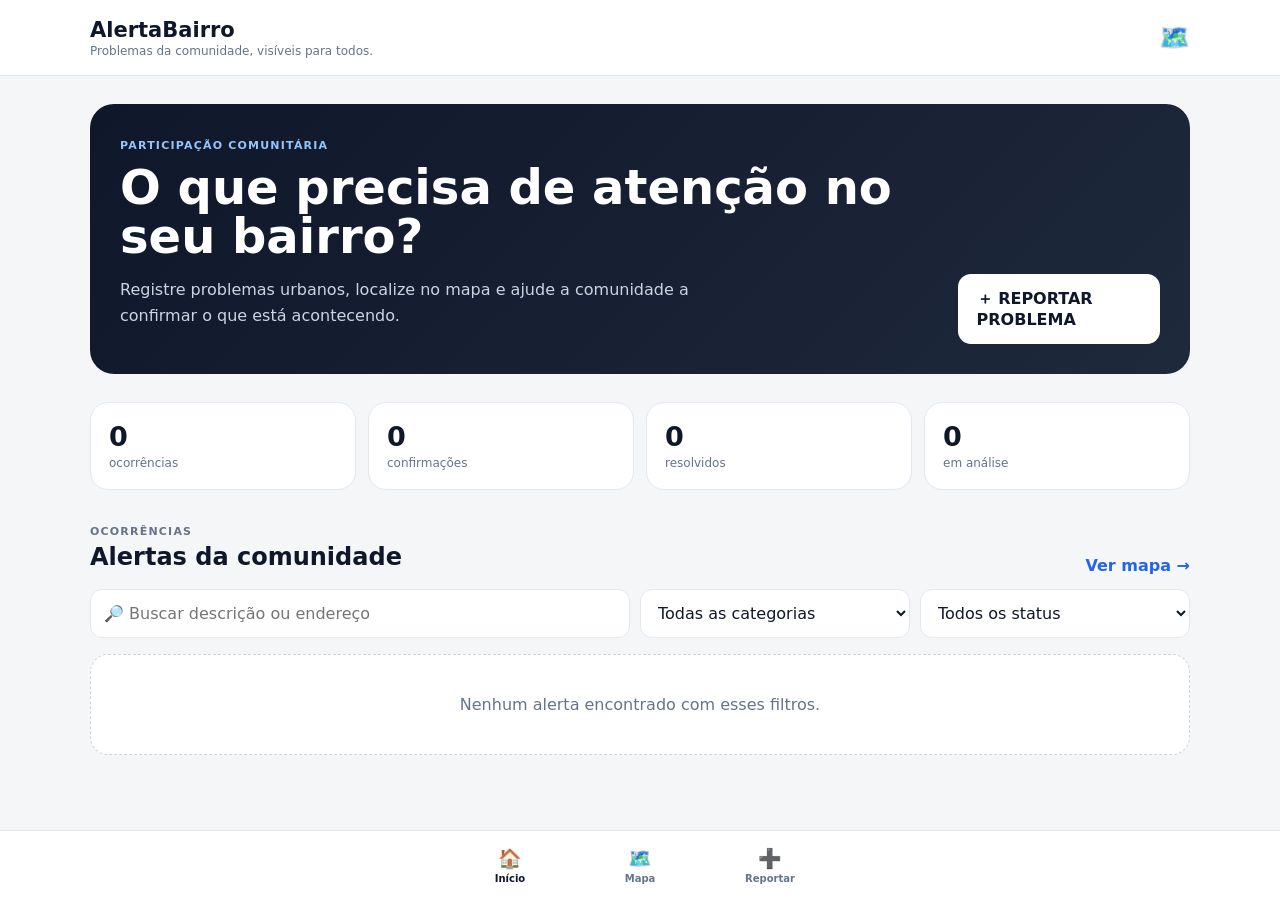
<file: index.html>
<!DOCTYPE html>
<html lang="pt-BR">
<head>
  <meta charset="UTF-8">
  <meta name="viewport" content="width=device-width, initial-scale=1.0">
  <meta name="theme-color" content="#0f172a">
  <title>AlertaBairro</title>
  <link rel="stylesheet" href="style.css">
</head>
<body data-pagina="home">
  <header class="topbar">
    <div>
      <strong class="brand">AlertaBairro</strong>
      <small>Problemas da comunidade, visíveis para todos.</small>
    </div>
    <a class="icon-link" href="mapa.html" aria-label="Abrir mapa">🗺️</a>
  </header>

  <main class="container">
    <section class="hero">
      <div>
        <span class="eyebrow">PARTICIPAÇÃO COMUNITÁRIA</span>
        <h1>O que precisa de atenção no seu bairro?</h1>
        <p>Registre problemas urbanos, localize no mapa e ajude a comunidade a confirmar o que está acontecendo.</p>
      </div>
      <a class="btn primary big" href="reportar.html">＋ REPORTAR PROBLEMA</a>
    </section>

    <section id="estatisticas" class="stats" aria-label="Estatísticas"></section>

    <section class="section-head">
      <div>
        <span class="eyebrow">OCORRÊNCIAS</span>
        <h2>Alertas da comunidade</h2>
      </div>
      <a class="text-link" href="mapa.html">Ver mapa →</a>
    </section>

    <section class="filters" aria-label="Filtros de ocorrências">
      <input id="busca" type="search" placeholder="🔎 Buscar descrição ou endereço">

      <select id="filtroCategoria">
        <option value="todas">Todas as categorias</option>
        <option value="Buraco">🕳️ Buraco</option>
        <option value="Iluminação">💡 Iluminação</option>
        <option value="Lixo">🗑️ Lixo</option>
        <option value="Alagamento">🌧️ Alagamento</option>
        <option value="Outro">⚠️ Outro</option>
      </select>

      <select id="filtroStatus">
        <option value="todos">Todos os status</option>
        <option value="Recebido">Recebido</option>
        <option value="Em análise">Em análise</option>
        <option value="Resolvido">Resolvido</option>
      </select>
    </section>

    <section id="lista" class="grid" aria-live="polite"></section>
  </main>

  <nav class="bottom-nav" aria-label="Navegação principal">
    <a class="active" href="index.html">🏠<span>Início</span></a>
    <a href="mapa.html">🗺️<span>Mapa</span></a>
    <a href="reportar.html">➕<span>Reportar</span></a>
  </nav>

  <script src="script.js"></script>
</body>
</html>
</file>
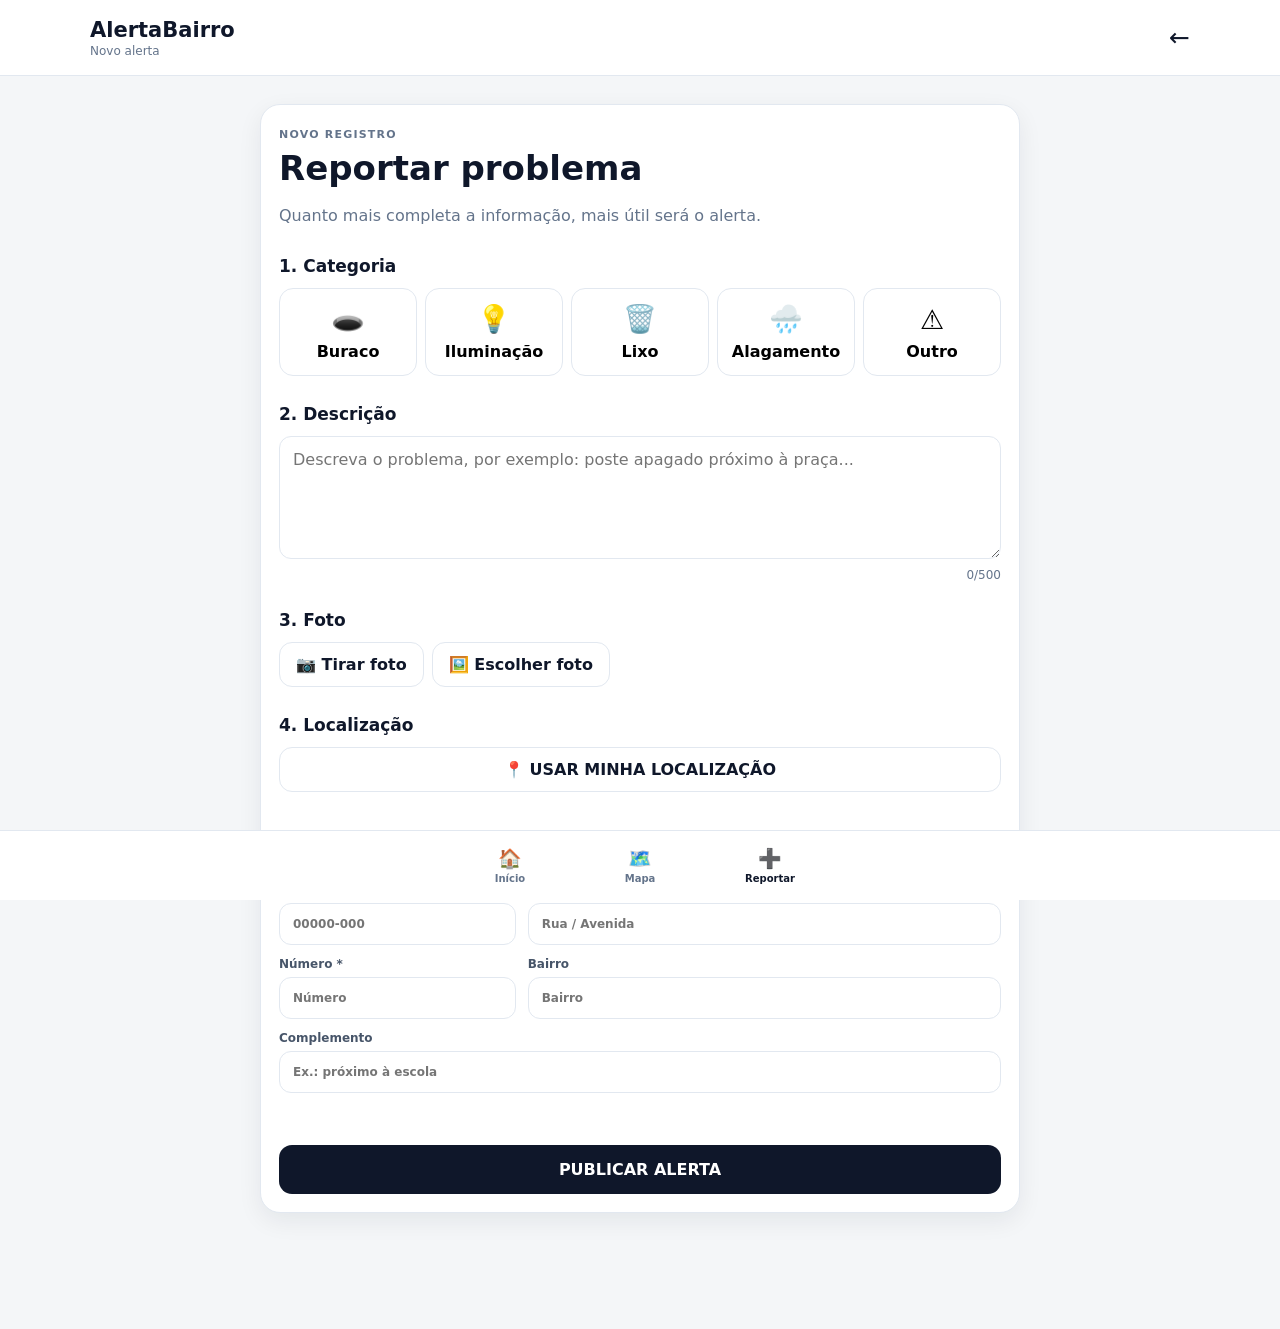
<file: reportar.html>
<!DOCTYPE html>
<html lang="pt-BR">
<head>
  <meta charset="UTF-8">
  <meta name="viewport" content="width=device-width, initial-scale=1.0">
  <meta name="theme-color" content="#0f172a">
  <title>Reportar problema — AlertaBairro</title>
  <link rel="stylesheet" href="style.css">
</head>
<body data-pagina="reportar">
  <header class="topbar">
    <div>
      <strong class="brand">AlertaBairro</strong>
      <small>Novo alerta</small>
    </div>
    <a class="icon-link" href="index.html" aria-label="Voltar">←</a>
  </header>

  <main class="container narrow">
    <section class="form-card">
      <span class="eyebrow">NOVO REGISTRO</span>
      <h1>Reportar problema</h1>
      <p class="muted">Quanto mais completa a informação, mais útil será o alerta.</p>

      <h2>1. Categoria</h2>
      <div id="cats" class="categories"></div>

      <h2>2. Descrição</h2>
      <textarea id="descricao" maxlength="500" rows="5" placeholder="Descreva o problema, por exemplo: poste apagado próximo à praça..."></textarea>
      <div class="counter"><span id="contadorDescricao">0</span>/500</div>

      <h2>3. Foto</h2>
      <div class="photo-actions">
        <button type="button" class="btn secondary" id="btnCamera">📷 Tirar foto</button>
        <button type="button" class="btn secondary" id="btnGaleria">🖼️ Escolher foto</button>
      </div>

      <input id="inCamera" type="file" accept="image/*" capture="environment" hidden>
      <input id="inGaleria" type="file" accept="image/*" hidden>

      <img id="preview" class="preview" alt="Prévia da foto">

      <button type="button" class="btn danger-outline" id="removerFoto">
        Remover foto
      </button>

      <h2>4. Localização</h2>

      <button type="button" class="btn secondary full" id="btnLoc">
        📍 USAR MINHA LOCALIZAÇÃO
      </button>

      <div id="statusLoc" class="status-msg" aria-live="polite"></div>

      <div class="or">
        <span>OU INFORME O ENDEREÇO</span>
      </div>

      <div class="address-grid">
        <label>CEP *
          <input id="cep" inputmode="numeric" maxlength="9" placeholder="00000-000">
        </label>

        <label>Rua *
          <input id="rua" placeholder="Rua / Avenida">
        </label>

        <label>Número *
          <input id="numero" inputmode="numeric" placeholder="Número">
        </label>

        <label>Bairro
          <input id="bairro" placeholder="Bairro">
        </label>

        <label class="wide">Complemento
          <input id="complemento" placeholder="Ex.: próximo à escola">
        </label>
      </div>

      <div id="erro" class="error" role="alert"></div>

      <button type="button" class="btn primary big full" id="publicar">
        PUBLICAR ALERTA
      </button>
    </section>
  </main>

  <nav class="bottom-nav" aria-label="Navegação principal">
    <a href="index.html">🏠<span>Início</span></a>
    <a href="mapa.html">🗺️<span>Mapa</span></a>
    <a class="active" href="reportar.html">➕<span>Reportar</span></a>
  </nav>

  <script src="script.js"></script>
</body>
</html>
</file>
<file: style.css>
* {
  box-sizing: border-box;
}

:root {
  --bg: #f4f6f8;
  --card: #ffffff;
  --text: #0f172a;
  --muted: #64748b;
  --primary: #0f172a;
  --accent: #2563eb;
  --line: #e2e8f0;
  --success: #15803d;
  --danger: #dc2626;
  --shadow: 0 8px 24px rgba(15, 23, 42, 0.07);
}

html {
  scroll-behavior: smooth;
}

body {
  margin: 0;
  padding-bottom: 88px;
  background: var(--bg);
  color: var(--text);
  font-family: Inter, system-ui, -apple-system, BlinkMacSystemFont, "Segoe UI", sans-serif;
}

a {
  color: inherit;
  text-decoration: none;
}

button,
input,
textarea,
select {
  font: inherit;
}

button {
  cursor: pointer;
}

/* CABEÇALHO */

.topbar {
  position: sticky;
  top: 0;
  z-index: 1000;
  display: flex;
  align-items: center;
  justify-content: space-between;
  height: 76px;
  padding: 0 max(14px, calc((100% - 1100px) / 2));
  background: #ffffff;
  border-bottom: 1px solid var(--line);
}

.brand {
  font-size: 21px;
}

.topbar small {
  display: block;
  margin-top: 2px;
  color: var(--muted);
  font-size: 12px;
}

.icon-link {
  font-size: 25px;
}

/* CONTAINERS */

.container {
  width: min(1100px, calc(100% - 32px));
  margin: 0 auto;
}

.narrow {
  width: min(760px, calc(100% - 32px));
}

/* DESTAQUE DA PÁGINA INICIAL */

.hero {
  display: flex;
  align-items: end;
  justify-content: space-between;
  gap: 25px;
  margin: 28px 0;
  padding: 30px;
  color: #ffffff;
  background: linear-gradient(135deg, #0f172a, #1e293b);
  border-radius: 24px;
}

.hero h1 {
  margin: 10px 0;
  font-size: clamp(30px, 5vw, 48px);
  line-height: 1.02;
}

.hero p {
  max-width: 650px;
  color: #cbd5e1;
  line-height: 1.6;
}

.eyebrow {
  color: #64748b;
  font-size: 11px;
  font-weight: 900;
  letter-spacing: 1.2px;
}

.hero .eyebrow {
  color: #93c5fd;
}

/* BOTÕES */

.btn {
  padding: 12px 16px;
  border: 0;
  border-radius: 13px;
  font-weight: 800;
}

.btn.primary {
  color: #ffffff;
  background: var(--primary);
}

.hero .btn.primary {
  color: #0f172a;
  background: #ffffff;
}

.btn.secondary {
  color: var(--text);
  background: #ffffff;
  border: 1px solid var(--line);
}

.btn.big {
  padding: 15px 19px;
}

.btn.full {
  width: 100%;
}

.btn.danger-outline {
  display: none;
  margin-top: 10px;
  color: var(--danger);
  background: #ffffff;
  border: 1px solid #fecaca;
}

/* ESTATÍSTICAS */

.stats {
  display: grid;
  grid-template-columns: repeat(4, 1fr);
  gap: 12px;
  margin-bottom: 30px;
}

.stat {
  padding: 18px;
  background: #ffffff;
  border: 1px solid var(--line);
  border-radius: 18px;
}

.stat strong {
  display: block;
  font-size: 27px;
}

.stat span {
  color: var(--muted);
  font-size: 12px;
}

/* TÍTULOS E FILTROS */

.section-head {
  display: flex;
  align-items: end;
  justify-content: space-between;
  margin: 24px 0 14px;
}

.section-head h2 {
  margin: 4px 0;
}

.text-link {
  color: var(--accent);
  font-weight: 800;
}

.filters {
  display: grid;
  grid-template-columns: 2fr 1fr 1fr;
  gap: 10px;
  margin-bottom: 16px;
}

input,
textarea,
select {
  width: 100%;
  padding: 13px;
  color: var(--text);
  background: #ffffff;
  border: 1px solid var(--line);
  border-radius: 12px;
  outline: none;
}

input:focus,
textarea:focus,
select:focus {
  border-color: #94a3b8;
  box-shadow: 0 0 0 3px rgba(226, 232, 240, 0.35);
}

/* CARDS DE OCORRÊNCIAS */

.grid {
  display: grid;
  grid-template-columns: repeat(2, 1fr);
  gap: 16px;
}

.card,
.form-card {
  padding: 18px;
  background: #ffffff;
  border: 1px solid var(--line);
  border-radius: 20px;
  box-shadow: var(--shadow);
}

.topo {
  display: flex;
  align-items: center;
  gap: 10px;
}

.emoji {
  font-size: 28px;
}

.card p {
  margin: 12px 0;
  line-height: 1.55;
}

.card small {
  display: block;
  color: var(--muted);
  line-height: 1.45;
}

.card img {
  width: 100%;
  max-height: 270px;
  margin-top: 14px;
  object-fit: cover;
  border-radius: 14px;
}

/* CONFIRMAÇÕES */

.conf {
  margin: 14px 0 8px;
  font-weight: 800;
}

.btn-conf {
  padding: 10px 12px;
  color: #1d4ed8;
  background: #eff6ff;
  border: 1px solid #bfdbfe;
  border-radius: 11px;
  font-weight: 800;
}

.btn-conf.feito {
  color: var(--success);
  background: #f0fdf4;
  border-color: #bbf7d0;
}

.btn-conf:disabled {
  cursor: not-allowed;
  opacity: 0.9;
}

.del {
  margin-top: 10px;
  padding: 5px 0;
  color: var(--danger);
  background: transparent;
  border: 0;
  font-weight: 700;
}

/* STATUS */

.status-pill {
  display: inline-flex;
  margin-top: 7px;
  padding: 5px 9px;
  border-radius: 999px;
  font-size: 11px;
  font-weight: 900;
}

.status-recebido {
  color: #1d4ed8;
  background: #eff6ff;
}

.status-analise {
  color: #c2410c;
  background: #fff7ed;
}

.status-resolvido {
  color: #15803d;
  background: #f0fdf4;
}

.card-actions {
  display: flex;
  align-items: center;
  gap: 8px;
  margin-top: 12px;
}

.card-actions select {
  padding: 8px;
  font-size: 12px;
}

.vazio {
  grid-column: 1 / -1;
  padding: 40px;
  color: var(--muted);
  text-align: center;
  background: #ffffff;
  border: 1px dashed #cbd5e1;
  border-radius: 18px;
}

/* FORMULÁRIO */

.form-card {
  margin: 28px 0;
}

.form-card h1 {
  margin: 6px 0 4px;
  font-size: 34px;
}

.form-card h2 {
  margin: 28px 0 12px;
  font-size: 17px;
}

.muted {
  color: var(--muted);
  line-height: 1.5;
}

.categories {
  display: grid;
  grid-template-columns: repeat(5, 1fr);
  gap: 8px;
}

.cat {
  padding: 14px 8px;
  background: #ffffff;
  border: 1px solid var(--line);
  border-radius: 14px;
  font-weight: 800;
}

.cat span {
  display: block;
  margin-bottom: 7px;
  font-size: 27px;
}

.cat.ativa {
  background: #eff6ff;
  border: 2px solid var(--accent);
}

.counter {
  margin-top: 5px;
  color: var(--muted);
  text-align: right;
  font-size: 12px;
}

.photo-actions {
  display: flex;
  gap: 8px;
}

.preview {
  display: none;
  width: 100%;
  max-height: 330px;
  margin-top: 12px;
  object-fit: cover;
  border-radius: 15px;
}

.status-msg {
  min-height: 22px;
  margin-top: 8px;
  color: var(--muted);
  font-size: 13px;
}

.status-msg.ok {
  color: var(--success);
  font-weight: 800;
}

.error {
  min-height: 24px;
  margin: 14px 0;
  color: var(--danger);
  font-weight: 700;
}

/* ENDEREÇO MANUAL */

.or {
  display: flex;
  align-items: center;
  gap: 12px;
  margin: 24px 0;
  color: #94a3b8;
  font-size: 11px;
  font-weight: 900;
}

.or::before,
.or::after {
  content: "";
  flex: 1;
  height: 1px;
  background: var(--line);
}

.address-grid {
  display: grid;
  grid-template-columns: 1fr 2fr;
  gap: 12px;
}

.address-grid label {
  color: #475569;
  font-size: 12px;
  font-weight: 800;
}

.address-grid input {
  margin-top: 6px;
}

.address-grid .wide {
  grid-column: 1 / -1;
}

/* NAVEGAÇÃO INFERIOR */

.bottom-nav {
  position: fixed;
  right: 0;
  bottom: 0;
  left: 0;
  z-index: 2000;
  display: flex;
  justify-content: center;
  gap: 60px;
  height: 70px;
  background: #ffffff;
  border-top: 1px solid var(--line);
}

.bottom-nav a {
  display: flex;
  min-width: 70px;
  flex-direction: column;
  align-items: center;
  justify-content: center;
  gap: 3px;
  color: var(--muted);
  font-size: 19px;
}

.bottom-nav a span {
  font-size: 10px;
  font-weight: 800;
}

.bottom-nav a.active {
  color: #0f172a;
}

/* MAPA */

.map-page {
  position: relative;
  height: calc(100vh - 76px);
}

.map-toolbar {
  position: absolute;
  top: 14px;
  left: 50%;
  z-index: 900;
  display: flex;
  gap: 8px;
  width: min(850px, calc(100% - 28px));
  padding: 9px;
  background: #ffffff;
  border-radius: 14px;
  box-shadow: 0 8px 25px rgba(0, 0, 0, 0.13);
  transform: translateX(-50%);
}

.map-toolbar select {
  padding: 9px;
}

.map-toolbar .btn {
  white-space: nowrap;
}

#mapa {
  width: 100%;
  height: 100%;
}

.marcador {
  position: relative;
  display: flex;
  align-items: center;
  justify-content: center;
  width: 42px;
  height: 42px;
  background: #ffffff;
  border: 3px solid #0f172a;
  border-radius: 50%;
  box-shadow: 0 5px 14px rgba(0, 0, 0, 0.2);
  font-size: 22px;
}

.contador-mapa {
  position: absolute;
  top: -7px;
  right: -7px;
  display: flex;
  align-items: center;
  justify-content: center;
  min-width: 20px;
  height: 20px;
  padding: 0 5px;
  color: #ffffff;
  background: #2563eb;
  border-radius: 999px;
  font-size: 10px;
  font-weight: 900;
}

.popup-card {
  min-width: 220px;
}

.popup-card h3 {
  margin: 0 0 6px;
}

.popup-card p {
  margin: 6px 0;
  line-height: 1.4;
}

.popup-photo {
  width: 100%;
  max-height: 150px;
  margin-top: 7px;
  object-fit: cover;
  border-radius: 8px;
}

.popup-location {
  color: var(--muted);
  font-size: 11px;
}

/* RESPONSIVIDADE */

@media (max-width: 760px) {
  .hero {
    display: block;
    padding: 24px;
  }

  .hero .btn {
    display: block;
    margin-top: 20px;
    text-align: center;
  }

  .stats {
    grid-template-columns: repeat(2, 1fr);
  }

  .filters {
    grid-template-columns: 1fr;
  }

  .grid {
    grid-template-columns: 1fr;
  }

  .categories {
    grid-template-columns: repeat(2, 1fr);
  }

  .address-grid {
    grid-template-columns: 1fr;
  }

  .address-grid .wide {
    grid-column: auto;
  }

  .map-toolbar {
    flex-wrap: wrap;
  }

  .map-toolbar select {
    min-width: 120px;
    flex: 1;
  }

  .map-toolbar .btn {
    width: 100%;
  }

  .bottom-nav {
    gap: 18px;
  }
}

@media (max-width: 420px) {
  .container,
  .narrow {
    width: calc(100% - 20px);
  }

  .topbar {
    padding: 0 12px;
  }

  .stats {
    gap: 8px;
  }

  .stat {
    padding: 14px;
  }

  .photo-actions {
    flex-direction: column;
  }

  .form-card {
    padding: 15px;
  }
}
</file>
